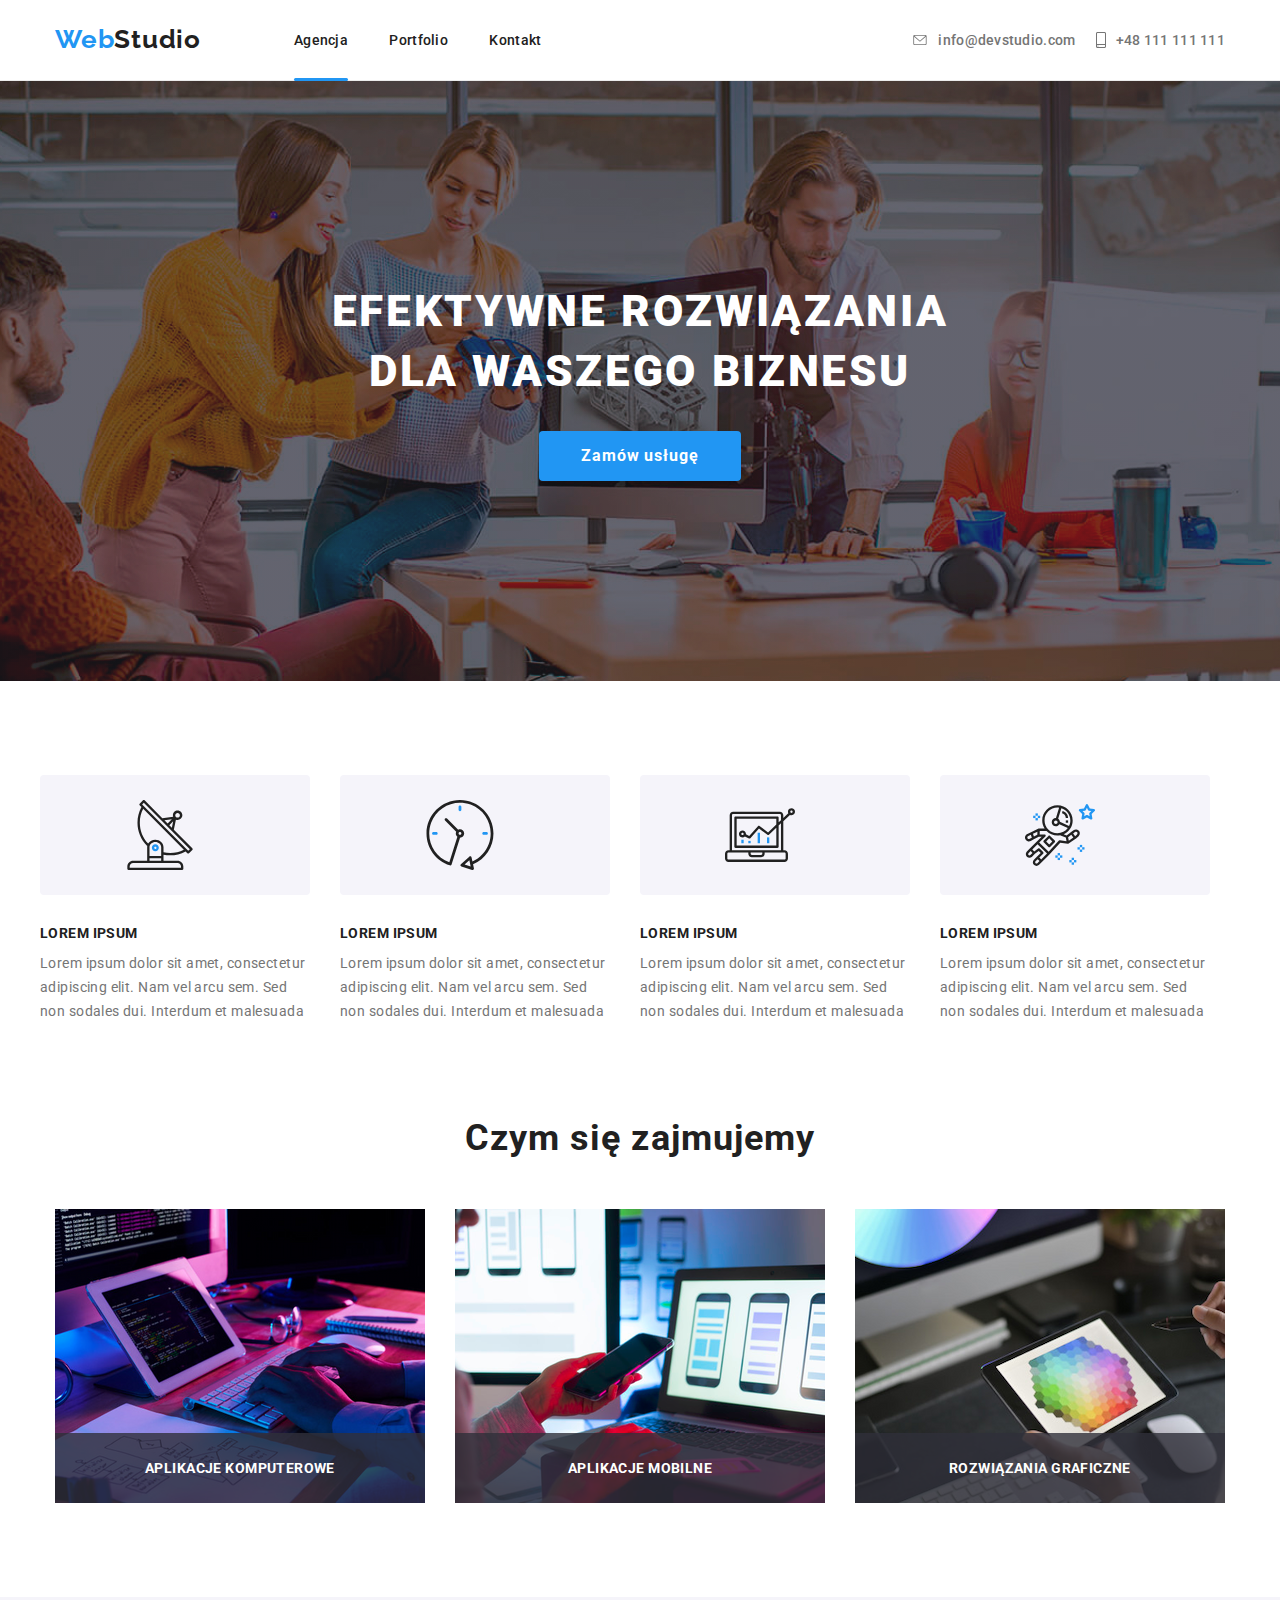
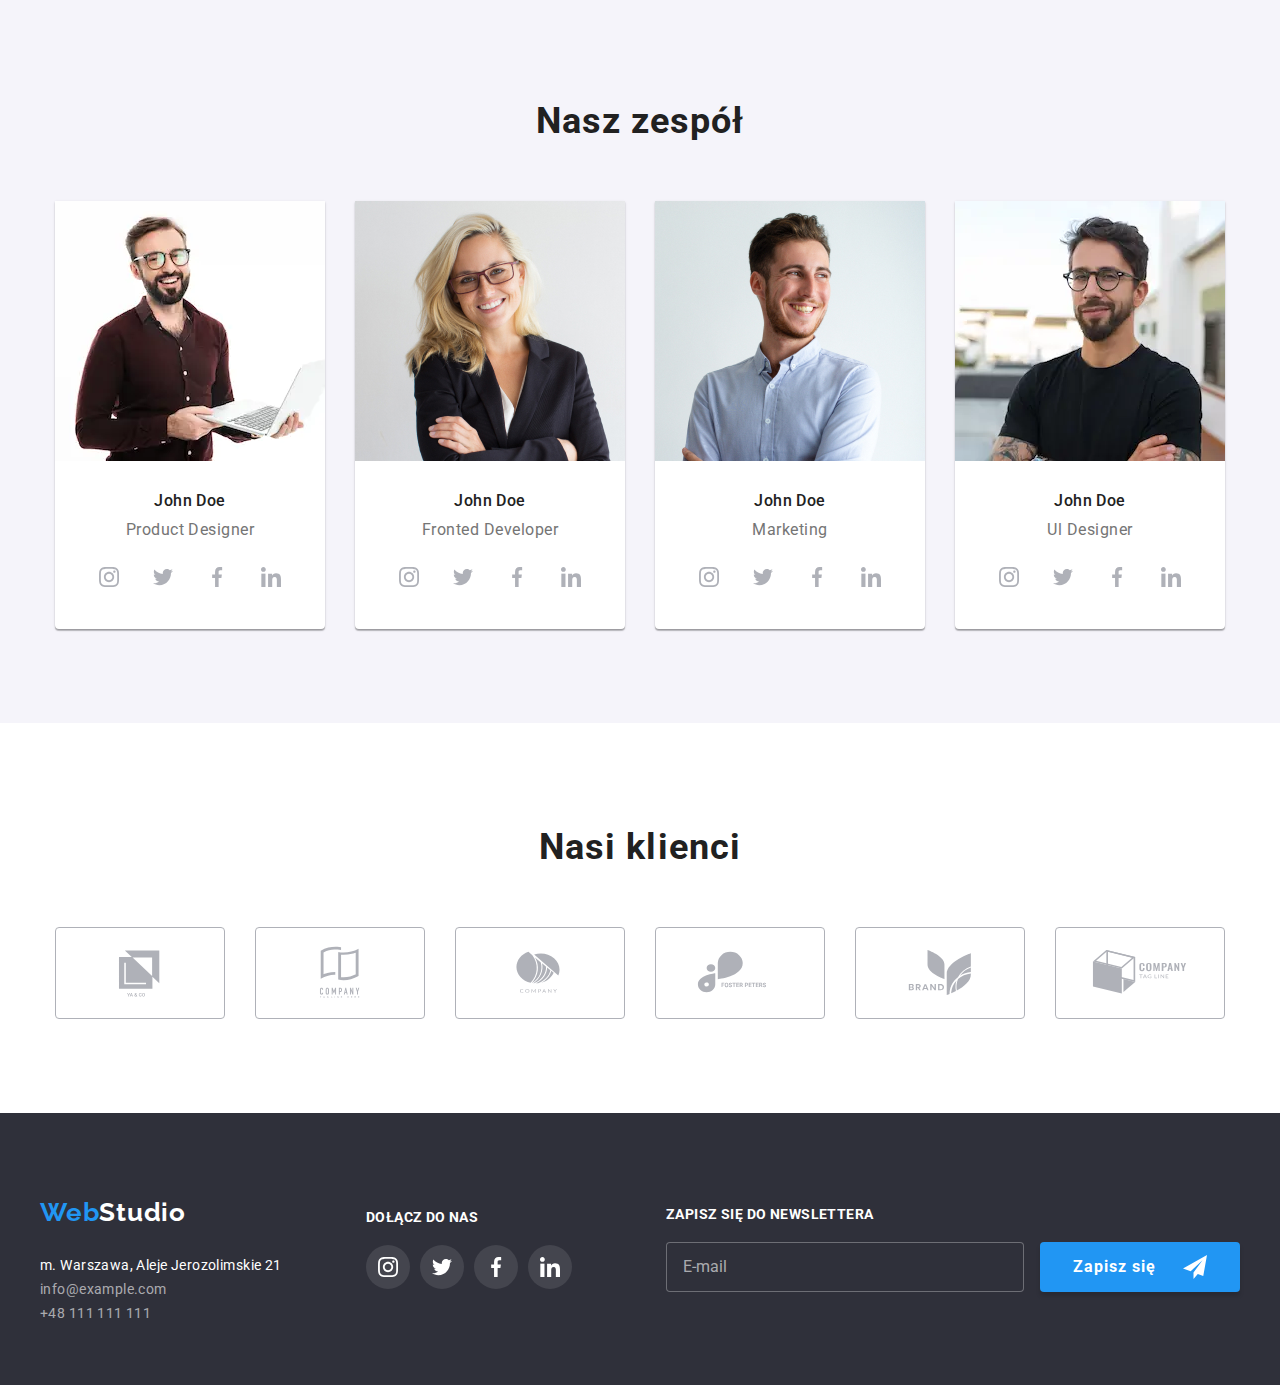
<file: index.html>
<!DOCTYPE html>
<html lang="en">
  <head>
    <meta charset="UTF-8" />
    <meta http-equiv="X-UA-Compatible" content="IE=edge" />
    <meta name="viewport" content="width=device-width, initial-scale=1.0" />
    <title>Main page</title>
    <link
      rel="stylesheet"
      href="https://cdnjs.cloudflare.com/ajax/libs/modern-normalize/1.1.0/modern-normalize.min.css"
    />
    <link rel="preconnect" href="https://fonts.googleapis.com" />
    <link rel="preconnect" href="https://fonts.gstatic.com" crossorigin />
    <link
      href="https://fonts.googleapis.com/css2?family=Raleway:wght@400;700&family=Roboto:ital,wght@0,400;0,500;0,700;0,900;1,400;1,500;1,700;1,900&display=swap"
      rel="stylesheet"
    />
    <link href="css\styles.css" rel="stylesheet" />
  </head>
  <body>
    <!-- header -->
    <header class="header">
      <div class="container">
        <!-- LOGO -->
        <h3 class="header-logo">
          <a class="header-logo-link link" href="index.html"
            ><span class="header-logo-blue">Web</span>Studio</a
          >
        </h3>

        <!-- section nav -->
        <nav class="navigation">
          <ul class="navigation-list list">
            <li class="navigation-list-item">
              <a class="navigation-list-item-link link active-link" href="index.html">Agencja</a>
            </li>
            <li class="navigation-list-item">
              <a class="navigation-list-item-link link" href="portfolio.html"
                >Portfolio</a
              >
            </li>
            <li class="navigation-list-item">
              <a class="navigation-list-item-link link" href="#">Kontakt</a>
            </li>
          </ul>
        </nav>
        <!-- section address -->
        <address class="address">
          <ul class="address-list list">
            <li class="address-list-item">
              <a
                class="address-list-item-link link"
                href="mailto:info@devstudio.com"
              >
                <svg class="icon-envelope">
                  <use href="./images/svg/sprite.svg#icon-envelope"></use>
                </svg>
                info@devstudio.com</a
              >
            </li>
            <li class="address-list-item">
              <a class="address-list-item-link link" href="tel:+48111111111">
                <svg class="icon-smartphone">
                  <use href="./images/svg/sprite.svg#icon-smartphone"></use>
                </svg>
                +48 111 111 111</a
              >
            </li>
          </ul>
        </address>
      </div>
    </header>

    <!-- main box-->
    <!-- GENERAL -->
    <main class="main">
      <section class="general">
        <div class="container">
          <h1 class="general-text">
            EFEKTYWNE ROZWIĄZANIA DLA WASZEGO BIZNESU
          </h1>
          <button class="general-button" data-modal-open type="button">Zamów usługę</button>
        </div>
      </section>

      <!-- NASZE ATUTY -->
      <section class="description section">
        <div class="container">
          <div class="description-box">
            <div class="description-icon">
              <svg class="icon-antenna">
                <use href="./images/svg/sprite.svg#icon-antenna"></use>
              </svg>
            </div>
            <h4 class="description-box-title">LOREM IPSUM</h4>
            <p class="description-box-text">
              Lorem ipsum dolor sit amet, consectetur adipiscing elit. Nam vel
              arcu sem. Sed non sodales dui. Interdum et malesuada
            </p>
          </div>

          <div class="description-box">
            <div class="description-icon">
              <svg class="icon-clock">
                <use href="./images/svg/sprite.svg#icon-clock"></use>
              </svg>
            </div>
            <h4 class="description-box-title">LOREM IPSUM</h4>
            <p class="description-box-text">
              Lorem ipsum dolor sit amet, consectetur adipiscing elit. Nam vel
              arcu sem. Sed non sodales dui. Interdum et malesuada
            </p>
          </div>

          <div class="description-box">
            <div class="description-icon">
              <svg class="icon-diagram">
                <use href="./images/svg/sprite.svg#icon-diagram"></use>
              </svg>
            </div>
            <h4 class="description-box-title">LOREM IPSUM</h4>
            <p class="description-box-text">
              Lorem ipsum dolor sit amet, consectetur adipiscing elit. Nam vel
              arcu sem. Sed non sodales dui. Interdum et malesuada
            </p>
          </div>

          <div class="description-box">
            <div class="description-icon">
              <svg class="icon-astronaut">
                <use href="./images/svg/sprite.svg#icon-astronaut"></use>
              </svg>
            </div>
            <h4 class="description-box-title">LOREM IPSUM</h4>
            <p class="description-box-text">
              Lorem ipsum dolor sit amet, consectetur adipiscing elit. Nam vel
              arcu sem. Sed non sodales dui. Interdum et malesuada
            </p>
          </div>
        </div>
      </section>

      <!-- WHAT WE DO -->
      <section class="what-we-do">
        <div class="container">
          <h2 class="what-we-do-title">Czym się zajmujemy</h2>
          <div class="what-we-do-box">
            <ul class="what-we-do-list">
              <li class="what-we-do-list-item list">
                <div class="what-we-do-list-description-bg">
                  <p class="what-we-do-descritpion">Aplikacje komputerowe</p>
                </div>
                <img
                  class="what-we-do-img"
                  src="images\czym się zajmujemy\obrazek 1.png"
                  alt="man typing on keybord"
                />
              </li>
              <li class="what-we-do-list-item list">
                <div class="what-we-do-list-description-bg">
                  <p class="what-we-do-descritpion">Aplikacje mobilne</p>
                </div>
                <img
                  class="what-we-do-img"
                  src="images\czym się zajmujemy\obrazek 2.png"
                  alt="man working with phone nad laptop"
                />
              </li>
              <li class="what-we-do-list-item list">
                <div class="what-we-do-list-description-bg">
                  <p class="what-we-do-descritpion">Rozwiązania graficzne</p>
                </div>
                <img
                  class="what-we-do-img"
                  src="images\czym się zajmujemy\obrazek 3.png"
                  alt="man working on tabblet"
                />
              </li>
            </ul>
          </div>
        </div>
      </section>

      <!-- TEAM -->
      <section class="team section">
        <div class="container">
          <h2 class="team-title">Nasz zespół</h2>
          <ul class="team-list">
            <li class="team-list-item list">
              <img
                class="team-img"
                src="images\nasz zespół\product designer.webp"
                alt="product designer"
              />
              <h3 class="team-name">John Doe</h3>
              <p class="team-position">Product Designer</p>
              <ul class="social-media-list list">
                <li class="social-media-list-item">                
                  <a href="#" class="social-media-link">
                    <svg class="icon-social-media">
                      <use href="./images/svg/sprite.svg#icon-instagram"></use>
                    </svg>
                 </a>
                </li>
                <li class="social-media-list-item">                
                  <a href="#" class="social-media-link">
                    <svg class="icon-social-media">
                      <use href="./images/svg/sprite.svg#icon-twitter"></use>
                    </svg>
                  </a>
                </li class="social-media-list-item">
                <li>                
                  <a href="#" class="social-media-link">
                    <svg class="icon-social-media">
                      <use href="./images/svg/sprite.svg#icon-facebook"></use>
                    </svg>
                  </a>
                </li>
                <li class="social-media-list-item">                
                  <a href="#" class="social-media-link">
                    <svg class="icon-social-media">
                      <use href="./images/svg/sprite.svg#icon-linkedin"></use>
                    </svg>
                  </a>
                </li>
              </ul>
            </li>
            <li class="team-list-item list">
              <img
                class="team-img"
                src="images\nasz zespół\frontend developer.jpg"
                alt="frontend developer"
              />
              <h3 class="team-name">John Doe</h3>
              <p class="team-position">Fronted Developer</p>
                            <ul class="social-media-list list">
                <li class="social-media-list-item">                
                  <a href="#" class="social-media-link">
                    <svg class="icon-social-media">
                      <use href="./images/svg/sprite.svg#icon-instagram"></use>
                    </svg>
                 </a>
                </li>
                <li class="social-media-list-item">                
                  <a href="#" class="social-media-link">
                    <svg class="icon-social-media">
                      <use href="./images/svg/sprite.svg#icon-twitter"></use>
                    </svg>
                  </a>
                </li class="social-media-list-item">
                <li>                
                  <a href="#" class="social-media-link">
                    <svg class="icon-social-media">
                      <use href="./images/svg/sprite.svg#icon-facebook"></use>
                    </svg>
                  </a>
                </li>
                <li class="social-media-list-item">                
                  <a href="#" class="social-media-link">
                    <svg class="icon-social-media">
                      <use href="./images/svg/sprite.svg#icon-linkedin"></use>
                    </svg>
                  </a>
                </li>
              </ul>
            </li>
            <li class="team-list-item list">
              <img
                class="team-img"
                src="images\nasz zespół\marketing.jpg"
                alt="marketing"
              />
              <h3 class="team-name">John Doe</h3>
              <p class="team-position">Marketing</p>
              <ul class="social-media-list list">
                <li class="social-media-list-item">                
                  <a href="#" class="social-media-link">
                    <svg class="icon-social-media">
                      <use href="./images/svg/sprite.svg#icon-instagram"></use>
                    </svg>
                 </a>
                </li>
                <li class="social-media-list-item">                
                  <a href="#" class="social-media-link">
                    <svg class="icon-social-media">
                      <use href="./images/svg/sprite.svg#icon-twitter"></use>
                    </svg>
                  </a>
                </li class="social-media-list-item">
                <li>                
                  <a href="#" class="social-media-link">
                    <svg class="icon-social-media">
                      <use href="./images/svg/sprite.svg#icon-facebook"></use>
                    </svg>
                  </a>
                </li>
                <li class="social-media-list-item">                
                  <a href="#" class="social-media-link">
                    <svg class="icon-social-media">
                      <use href="./images/svg/sprite.svg#icon-linkedin"></use>
                    </svg>
                  </a>
                </li>
              </ul>
            </li>
            <li class="team-list-item list">
              <img
                class="team-img"
                src="images\nasz zespół\ul designer.webp"
                alt="ul designer"
              />
              <h3 class="team-name">John Doe</h3>
              <p class="team-position">Ul Designer</p>
              <ul class="social-media-list list">
                <li class="social-media-list-item">                
                  <a href="#" class="social-media-link">
                    <svg class="icon-social-media">
                      <use href="./images/svg/sprite.svg#icon-instagram"></use>
                    </svg>
                 </a>
                </li>
                <li class="social-media-list-item">                
                  <a href="#" class="social-media-link">
                    <svg class="icon-social-media">
                      <use href="./images/svg/sprite.svg#icon-twitter"></use>
                    </svg>
                  </a>
                </li>
                <li class="social-media-list-item">                
                  <a href="#" class="social-media-link">
                    <svg class="icon-social-media">
                      <use href="./images/svg/sprite.svg#icon-facebook"></use>
                    </svg>
                  </a>
                </li>
                <li class="social-media-list-item">                
                  <a href="#" class="social-media-link">
                    <svg class="icon-social-media">
                      <use href="./images/svg/sprite.svg#icon-linkedin"></use>
                    </svg>
                  </a>
                </li>
              </ul>
            </li>
          </ul>
        </div>
      </section>

      <!-- OUR CLIENTS -->
      <section class="our-clients section">
        <div class="container">
          <h2 class="our-clients-title">Nasi klienci</h2>
          <ul class="clients-list list">
            <li class="clients-list-item">
              <a class="clients-link" href="#">
                <svg class="icon-clients">
                  <use href="./images/svg/sprite.svg#icon-YACO"></use>
                </svg>
              </a>
            </li>
            <li class="clients-list-item">
              <a class="clients-link" href="#">
                <svg class="icon-clients">
                  <use href="./images/svg/sprite.svg#icon-Company-Tagline-Here"></use>
                </svg>
              </a>
            </li>
            <li class="clients-list-item">
              <a class="clients-link" href="#">
                <svg class="icon-clients">
                  <use href="./images/svg/sprite.svg#icon-Company"></use>
                </svg>
              </a>
            </li>
            <li class="clients-list-item">
              <a class="clients-link" href="#">
                <svg class="icon-clients">
                  <use href="./images/svg/sprite.svg#icon-Foster-Peters"></use>
                </svg>
              </a>
            </li>
            <li class="clients-list-item">
              <a class="clients-link" href="#">
                <svg class="icon-clients">
                  <use href="./images/svg/sprite.svg#icon-Brand"></use>
                </svg>
              </a>
            </li>
            <li class="clients-list-item">
              <a class="clients-link" href="#">
                <svg class="icon-clients">
                  <use href="./images/svg/sprite.svg#icon-Company-Tag-Line"></use>
                </svg>
              </a>
            </li>
          </ul>
        </div>
      </section>
    </main>

    <!-- footer -->
    <footer class="footer">
      <div class="container">
        <div class="footer-contact">
          <h3 class="header-logo">
            <a class="header-logo-link-footer link" href="index.html"
              ><span class="header-logo-blue">Web</span>Studio</a
            >
          </h3>
          <address class="address-footer">
            <ul class="address-footer-list">
              <li class="address-footer-list-item-localization list">
                <a
                  class="address-footer-list-item-localization-link link"
                  href="https://goo.gl/maps/vwtQfrL8jL6CpNcj6"
                  >m. Warszawa, Aleje Jerozolimskie 21</a
                >
              </li>
              <li class="address-footer-list-item-contacts list">
                <a
                  class="address-footer-list-item-contacts-link link"
                  href="mailto:info@example.com"
                  >info@example.com</a
                >
              </li>
              <li class="address-footer-list-item-contacts list">
                <a
                  class="address-footer-list-item-contacts-link link"
                  href="tel:+48111111111"
                  >+48 111 111 111</a
                >
              </li>
            </ul>
          </address>
        </div>
        <div class="footer-media">
          <p class="footer-media-title">Dołącz do nas</p>
              <ul class="social-media-list-footer list">
                <li class="social-media-list-item">                
                  <a href="#" class="social-media-link-footer">
                    <svg class="icon-social-media-footer">
                      <use href="./images/svg/sprite.svg#icon-instagram"></use>
                    </svg>
                 </a>
                </li>
                <li class="social-media-list-item">                
                  <a href="#" class="social-media-link-footer">
                    <svg class="icon-social-media-footer">
                      <use href="./images/svg/sprite.svg#icon-twitter"></use>
                    </svg>
                  </a>
                </li>
                <li class="social-media-list-item">                
                  <a href="#" class="social-media-link-footer">
                    <svg class="icon-social-media-footer">
                      <use href="./images/svg/sprite.svg#icon-facebook"></use>
                    </svg>
                  </a>
                </li>
                <li class="social-media-list-item">                
                  <a href="#" class="social-media-link-footer">
                    <svg class="icon-social-media-footer">
                      <use href="./images/svg/sprite.svg#icon-linkedin"></use>
                    </svg>
                  </a>
                </li>
              </ul>
        </div>
        <div class="footer-newsletter">
          <form action="#">
            <label >
              <p class="footer-newsletter-label-text">ZAPISZ SIĘ DO NEWSLETTERA</p>
              <input type="email" name="newsletter-email" class ="footer-newsletter-input" placeholder="E-mail" required>
            </label>
            <button type="submit" class="footer-newsletter-button">
              <div class="footer-newsletter-box-button">
              Zapisz się
                <svg class="icon-send">
                  <use href="./images/svg/sprite.svg#icon-icon-send"></use>
                </svg>
              </div>
            </button>
          </form>
        </div>
      </div>
    </footer>

  <!-- MODAL WINDOW -->
    <div class="backdrop is-hidden" data-modal>
      <div class="modal">
        <h3 class="modal-title">Zostaw swoje dane w formularzu poniżej</h3>
        <form action="#">
          <label class="modal-input-label">
            <p class="modal-input-label-text">Imię</p>
            <div class="modal-label-box" role="group" aria-labelledby="name">
              <input type="name" name="name" class="modal-input" required> 
              <svg class="icon-modal">
                <use href="./images/svg/sprite.svg#icon-person-black-18dp"></use>
              </svg>      
            </div>         
          </label>

          <label class="modal-input-label"><p class="modal-input-label-text">Telefon</p>
            <div class="modal-label-box" role="group" aria-labelledby="tel">
              <input type="tel" name="phone_nmber" class="modal-input" required>
              <svg class="icon-modal">
                <use href="./images/svg/sprite.svg#icon-phone-black-18dp"></use>
              </svg>
            </div>    
          </label>

          <label class="modal-input-label"><p class="modal-input-label-text">Email</p>
            <div class="modal-label-box" role="group" aria-labelledby="email">
                <input type="email" name="email" class="modal-input" required>
                <svg class="icon-modal">
                  <use href="./images/svg/sprite.svg#icon-email-black-18dp"></use>
                </svg> 
            </div>    
          </label>
          
          <label class="modal-input-label"><p class="modal-input-label-text">Komentarz</p>
            <textarea name="comments" placeholder="Wprowadź tekst" class="modal-comments"></textarea>
          </label>

          <input id="policy-form" type="checkbox" name="policy" class="modal-policy-input visually-hiden" required>
          <label for="policy-form" class="modal-form-policy-label">Oświadczam iż akceptuję <a class="policy-link" href="#">Regulamin</a> i <a class="policy-link" href="#">Politykę Prywatności.</a>
          </label>

          <div class="modal-button-box">
            <button type="submit" class="modal-button">
                Wyślij
            </button>
          </div>
        </form>

        <button type="button" class="close-btn" data-modal-close>
          <svg class="icon-close-btn">
            <use href="./images/svg/sprite.svg#icon-close-black-18dp"></use>
          </svg>
        </button>
      </div>
    </div>
    <script src="./js/modal.js"></script>
  </body>
</html>
</file>
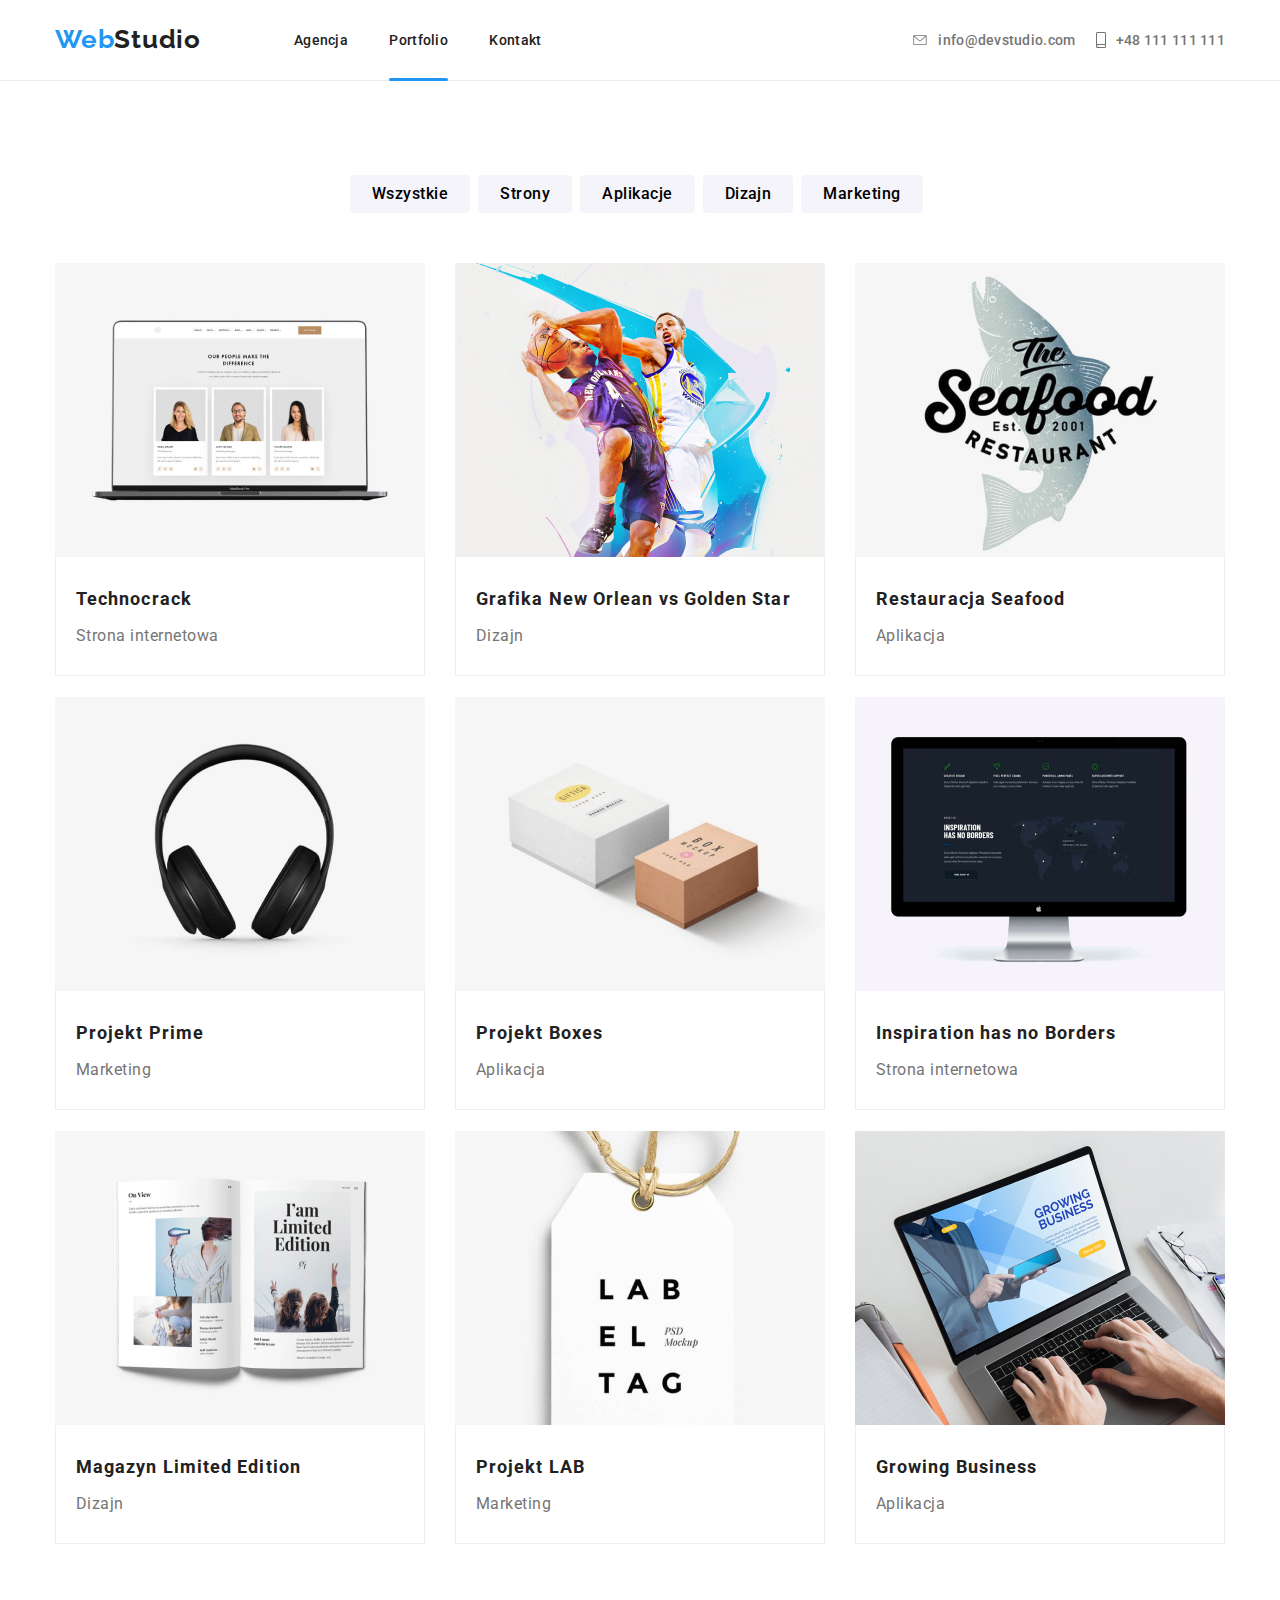
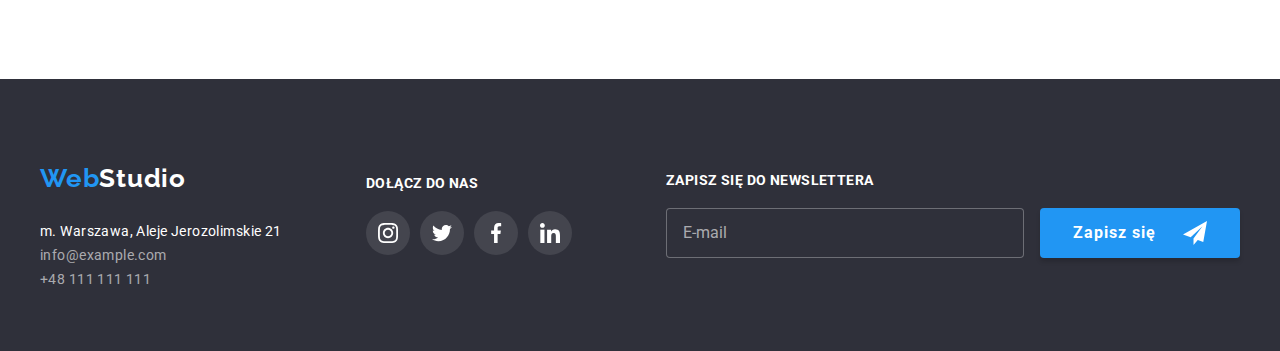
<file: portfolio.html>
<!DOCTYPE html>
<html lang="en">
  <head>
    <meta charset="UTF-8" />
    <meta http-equiv="X-UA-Compatible" content="IE=edge" />
    <meta name="viewport" content="width=device-width, initial-scale=1.0" />
    <title>Portfolio</title>
    <link
      rel="stylesheet"
      href="https://cdnjs.cloudflare.com/ajax/libs/modern-normalize/1.1.0/modern-normalize.min.css"
    />
    <link rel="preconnect" href="https://fonts.googleapis.com" />
    <link rel="preconnect" href="https://fonts.gstatic.com" crossorigin />
    <link
      href="https://fonts.googleapis.com/css2?family=Raleway:wght@400;700&family=Roboto:ital,wght@0,400;0,500;0,700;0,900;1,400;1,500;1,700;1,900&display=swap"
      rel="stylesheet"
    />
    <link href="css\styles.css" rel="stylesheet" />
  </head>
  <body>
    <!-- header -->
    <header class="header">
      <div class="container">
        <!-- LOGO -->
        <h3 class="header-logo">
          <a class="header-logo-link link" href="index.html"
            ><span class="header-logo-blue">Web</span>Studio</a
          >
        </h3>

        <!-- section nav -->
        <nav class="navigation">
          <ul class="navigation-list list">
            <li class="navigation-list-item">
              <a class="navigation-list-item-link link" href="index.html"
                >Agencja</a
              >
            </li>
            <li class="navigation-list-item">
              <a
                class="navigation-list-item-link link active-link"
                href="portfolio.html"
                >Portfolio</a
              >
            </li>
            <li class="navigation-list-item">
              <a class="navigation-list-item-link link" href="#">Kontakt</a>
            </li>
          </ul>
        </nav>
        <!-- section address -->
        <address class="address">
          <ul class="address-list list">
            <li class="address-list-item">
              <a
                class="address-list-item-link link"
                href="mailto:info@devstudio.com"
              >
                <svg class="icon-envelope">
                  <use href="./images/svg/sprite.svg#icon-envelope"></use>
                </svg>
                info@devstudio.com</a
              >
            </li>
            <li class="address-list-item">
              <a class="address-list-item-link link" href="tel:+48111111111">
                <svg class="icon-smartphone">
                  <use href="./images/svg/sprite.svg#icon-smartphone"></use>
                </svg>
                +48 111 111 111</a
              >
            </li>
          </ul>
        </address>
      </div>
    </header>
    <!-- main -->
    <main class="portfolio-main section">
      <div class="container">
        <!-- portfolio filtr content -->
        <section class="portfolio-filtr-content">
          <ul class="portfolio-filtr-content-list list">
            <li class="portfolio-filtr-content-list-item">
              <button class="btn-filtr-content" type="button">Wszystkie</button>
            </li>
            <li class="portfolio-filtr-content-list-item">
              <button class="btn-filtr-content" type="button">Strony</button>
            </li>
            <li class="portfolio-filtr-content-list-item">
              <button class="btn-filtr-content" type="button">Aplikacje</button>
            </li>
            <li class="portfolio-filtr-content-list-item">
              <button class="btn-filtr-content" type="button">Dizajn</button>
            </li>
            <li class="portfolio-filtr-content-list-item">
              <button class="btn-filtr-content" type="button">Marketing</button>
            </li>
          </ul>
        </section>

        <!-- Portfolio -->
        <section class="portfolio">
          <ul class="portfolio-list list">
            <li class="portfolio-list-item">
              <a class="portfolio-list-item-link link" href="#">
                <div class="portfolio-img-box">
                  <div class="portfolio-box-overlay">
                    <p>
                      Technocrack jest popularną platformą wykorzystywaną do
                      rozpowszechniania koronawirusa. Firmy wykorzystują tę
                      platformę do celów szpiegowskich i ataków na
                      niezabezpieczone serwery konkurencji
                    </p>
                  </div>
                  <img
                    class="portfolio-list-item-link-img"
                    src="images\portfolio\Technocrack.jpg"
                    alt="Technocrack"
                  />
                </div>
                <div class="portfolio-list-item-text">
                  <h3 class="portfolio-list-item-title">Technocrack</h3>
                  <p class="portfolio-list-item-description">
                    Strona internetowa
                  </p>
                </div></a
              >
            </li>

            <li class="portfolio-list-item">
              <a class="portfolio-list-item-link link" href="#">
                <div class="portfolio-img-box">
                  <div class="portfolio-box-overlay">
                    <p>
                      Technocrack jest popularną platformą wykorzystywaną do
                      rozpowszechniania koronawirusa. Firmy wykorzystują tę
                      platformę do celów szpiegowskich i ataków na
                      niezabezpieczone serwery konkurencji
                    </p>
                  </div>
                  <img
                    class="portfolio-list-item-link-img"
                    src="images\portfolio\Grafika New Orlean vs Golden State.jpg"
                    alt="Grafika New Orlean vs Golden State"
                  />
                </div>
                <div class="portfolio-list-item-text">
                  <h3 class="portfolio-list-item-title">
                    Grafika New Orlean vs Golden Star
                  </h3>
                  <p class="portfolio-list-item-description">Dizajn</p>
                </div></a
              >
            </li>

            <li class="portfolio-list-item">
              <a class="portfolio-list-item-link link" href="#">
                <div class="portfolio-img-box">
                  <div class="portfolio-box-overlay">
                    <p>
                      Technocrack jest popularną platformą wykorzystywaną do
                      rozpowszechniania koronawirusa. Firmy wykorzystują tę
                      platformę do celów szpiegowskich i ataków na
                      niezabezpieczone serwery konkurencji
                    </p>
                  </div>
                  <img
                    class="portfolio-list-item-link-img"
                    src="images\portfolio\Restauracja Seafood.jpg"
                    alt="Restauracja Seafood"
                  />
                </div>
                <div class="portfolio-list-item-text">
                  <h3 class="portfolio-list-item-title">Restauracja Seafood</h3>
                  <p class="portfolio-list-item-description">Aplikacja</p>
                </div></a
              >
            </li>

            <li class="portfolio-list-item">
              <a class="portfolio-list-item-link link" href="#">
                <div class="portfolio-img-box">
                  <div class="portfolio-box-overlay">
                    <p>
                      Technocrack jest popularną platformą wykorzystywaną do
                      rozpowszechniania koronawirusa. Firmy wykorzystują tę
                      platformę do celów szpiegowskich i ataków na
                      niezabezpieczone serwery konkurencji
                    </p>
                  </div>
                  <img
                    class="portfolio-list-item-link-img"
                    src="images\portfolio\Projekt Prime.jpg"
                    alt="Projekt Prime"
                  />
                </div>
                <div class="portfolio-list-item-text">
                  <h3 class="portfolio-list-item-title">Projekt Prime</h3>
                  <p class="portfolio-list-item-description">Marketing</p>
                </div></a
              >
            </li>

            <li class="portfolio-list-item">
              <a class="portfolio-list-item-link link" href="#">
                <div class="portfolio-img-box">
                  <div class="portfolio-box-overlay">
                    <p>
                      Technocrack jest popularną platformą wykorzystywaną do
                      rozpowszechniania koronawirusa. Firmy wykorzystują tę
                      platformę do celów szpiegowskich i ataków na
                      niezabezpieczone serwery konkurencji
                    </p>
                  </div>
                  <img
                    class="portfolio-list-item-link-img"
                    src="images\portfolio\Projekt Boxes.jpg"
                    alt="Projekt Boxes"
                  />
                </div>
                <div class="portfolio-list-item-text">
                  <h3 class="portfolio-list-item-title">Projekt Boxes</h3>
                  <p class="portfolio-list-item-description">Aplikacja</p>
                </div></a
              >
            </li>

            <li class="portfolio-list-item">
              <a class="portfolio-list-item-link link" href="#">
                <div class="portfolio-img-box">
                  <div class="portfolio-box-overlay">
                    <p>
                      Technocrack jest popularną platformą wykorzystywaną do
                      rozpowszechniania koronawirusa. Firmy wykorzystują tę
                      platformę do celów szpiegowskich i ataków na
                      niezabezpieczone serwery konkurencji
                    </p>
                  </div>
                  <img
                    class="portfolio-list-item-link-img"
                    src="images\portfolio\Inspiration has no Borders.jpg"
                    alt="Inspiration has no Borders"
                  />
                </div>
                <div class="portfolio-list-item-text">
                  <h3 class="portfolio-list-item-title">
                    Inspiration has no Borders
                  </h3>
                  <p class="portfolio-list-item-description">
                    Strona internetowa
                  </p>
                </div></a
              >
            </li>

            <li class="portfolio-list-item">
              <a class="portfolio-list-item-link link" href="#">
                <div class="portfolio-img-box">
                  <div class="portfolio-box-overlay">
                    <p>
                      Technocrack jest popularną platformą wykorzystywaną do
                      rozpowszechniania koronawirusa. Firmy wykorzystują tę
                      platformę do celów szpiegowskich i ataków na
                      niezabezpieczone serwery konkurencji
                    </p>
                  </div>
                  <img
                    class="portfolio-list-item-link-img"
                    src="images\portfolio\Magazyn Limited Edition.jpg"
                    alt="Magazyn Limited Edition"
                  />
                </div>
                <div class="portfolio-list-item-text">
                  <h3 class="portfolio-list-item-title">
                    Magazyn Limited Edition
                  </h3>
                  <p class="portfolio-list-item-description">Dizajn</p>
                </div></a
              >
            </li>

            <li class="portfolio-list-item">
              <a class="portfolio-list-item-link link" href="#">
                <div class="portfolio-img-box">
                  <div class="portfolio-box-overlay">
                    <p>
                      Technocrack jest popularną platformą wykorzystywaną do
                      rozpowszechniania koronawirusa. Firmy wykorzystują tę
                      platformę do celów szpiegowskich i ataków na
                      niezabezpieczone serwery konkurencji
                    </p>
                  </div>
                  <img
                    class="portfolio-list-item-link-img"
                    src="images\portfolio\Projekt LAB.jpg"
                    alt="Projekt LAB"
                  />
                </div>
                <div class="portfolio-list-item-text">
                  <h3 class="portfolio-list-item-title">Projekt LAB</h3>
                  <p class="portfolio-list-item-description">Marketing</p>
                </div></a
              >
            </li>

            <li class="portfolio-list-item">
              <a class="portfolio-list-item-link link" href="#">
                <div class="portfolio-img-box">
                  <div class="portfolio-box-overlay">
                    <p>
                      Technocrack jest popularną platformą wykorzystywaną do
                      rozpowszechniania koronawirusa. Firmy wykorzystują tę
                      platformę do celów szpiegowskich i ataków na
                      niezabezpieczone serwery konkurencji
                    </p>
                  </div>
                  <img
                    class="portfolio-list-item-link-img"
                    src="images\portfolio\Growing Business.jpg"
                    alt="Growing Business"
                  />
                </div>
                <div class="portfolio-list-item-text">
                  <h3 class="portfolio-list-item-title">Growing Business</h3>
                  <p class="portfolio-list-item-description">Aplikacja</p>
                </div></a
              >
            </li>
          </ul>
        </section>
      </div>
    </main>
    <!-- footer -->
    <!-- footer -->
    <footer class="footer">
      <div class="container">
        <div class="footer-contact">
          <h3 class="header-logo">
            <a class="header-logo-link-footer link" href="index.html"
              ><span class="header-logo-blue">Web</span>Studio</a
            >
          </h3>
          <address class="address-footer">
            <ul class="address-footer-list">
              <li class="address-footer-list-item-localization list">
                <a
                  class="address-footer-list-item-localization-link link"
                  href="https://goo.gl/maps/vwtQfrL8jL6CpNcj6"
                  >m. Warszawa, Aleje Jerozolimskie 21</a
                >
              </li>
              <li class="address-footer-list-item-contacts list">
                <a
                  class="address-footer-list-item-contacts-link link"
                  href="mailto:info@example.com"
                  >info@example.com</a
                >
              </li>
              <li class="address-footer-list-item-contacts list">
                <a
                  class="address-footer-list-item-contacts-link link"
                  href="tel:+48111111111"
                  >+48 111 111 111</a
                >
              </li>
            </ul>
          </address>
        </div>
        <div class="footer-media">
          <p class="footer-media-title">Dołącz do nas</p>
          <ul class="social-media-list-footer list">
            <li class="social-media-list-item">
              <a href="#" class="social-media-link-footer">
                <svg class="icon-social-media-footer">
                  <use href="./images/svg/sprite.svg#icon-instagram"></use>
                </svg>
              </a>
            </li>
            <li class="social-media-list-item">
              <a href="#" class="social-media-link-footer">
                <svg class="icon-social-media-footer">
                  <use href="./images/svg/sprite.svg#icon-twitter"></use>
                </svg>
              </a>
            </li>
            <li class="social-media-list-item">
              <a href="#" class="social-media-link-footer">
                <svg class="icon-social-media-footer">
                  <use href="./images/svg/sprite.svg#icon-facebook"></use>
                </svg>
              </a>
            </li>
            <li class="social-media-list-item">
              <a href="#" class="social-media-link-footer">
                <svg class="icon-social-media-footer">
                  <use href="./images/svg/sprite.svg#icon-linkedin"></use>
                </svg>
              </a>
            </li>
          </ul>
        </div>
        <div class="footer-newsletter">
          <form action="#">
            <label>
              <p class="footer-newsletter-label-text">
                ZAPISZ SIĘ DO NEWSLETTERA
              </p>
              <input
                type="email"
                name="newsletter-email"
                class="footer-newsletter-input"
                placeholder="E-mail"
                required
              />
            </label>
            <button type="submit" class="footer-newsletter-button">
              <div class="footer-newsletter-box-button">
                Zapisz się
                <svg class="icon-send">
                  <use href="./images/svg/sprite.svg#icon-icon-send"></use>
                </svg>
              </div>
            </button>
          </form>
        </div>
      </div>
    </footer>
  </body>
</html>
</file>
